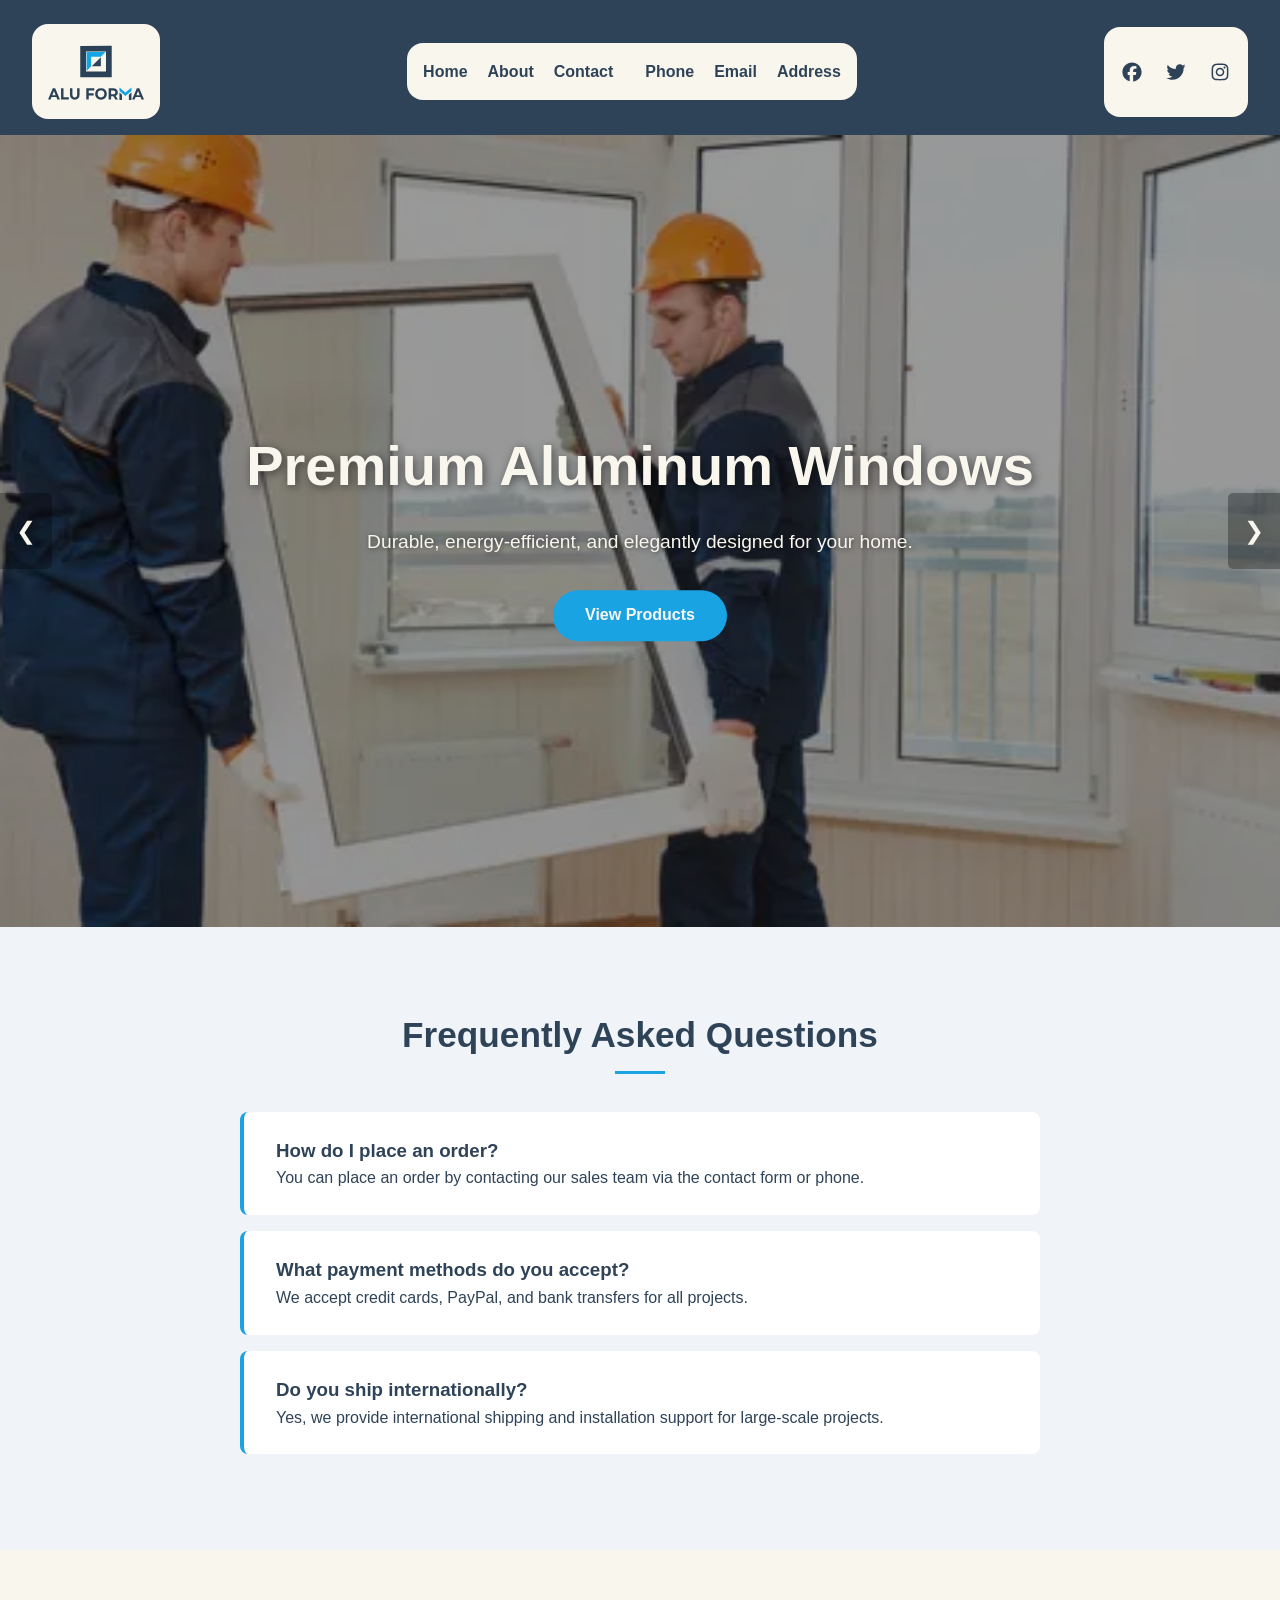
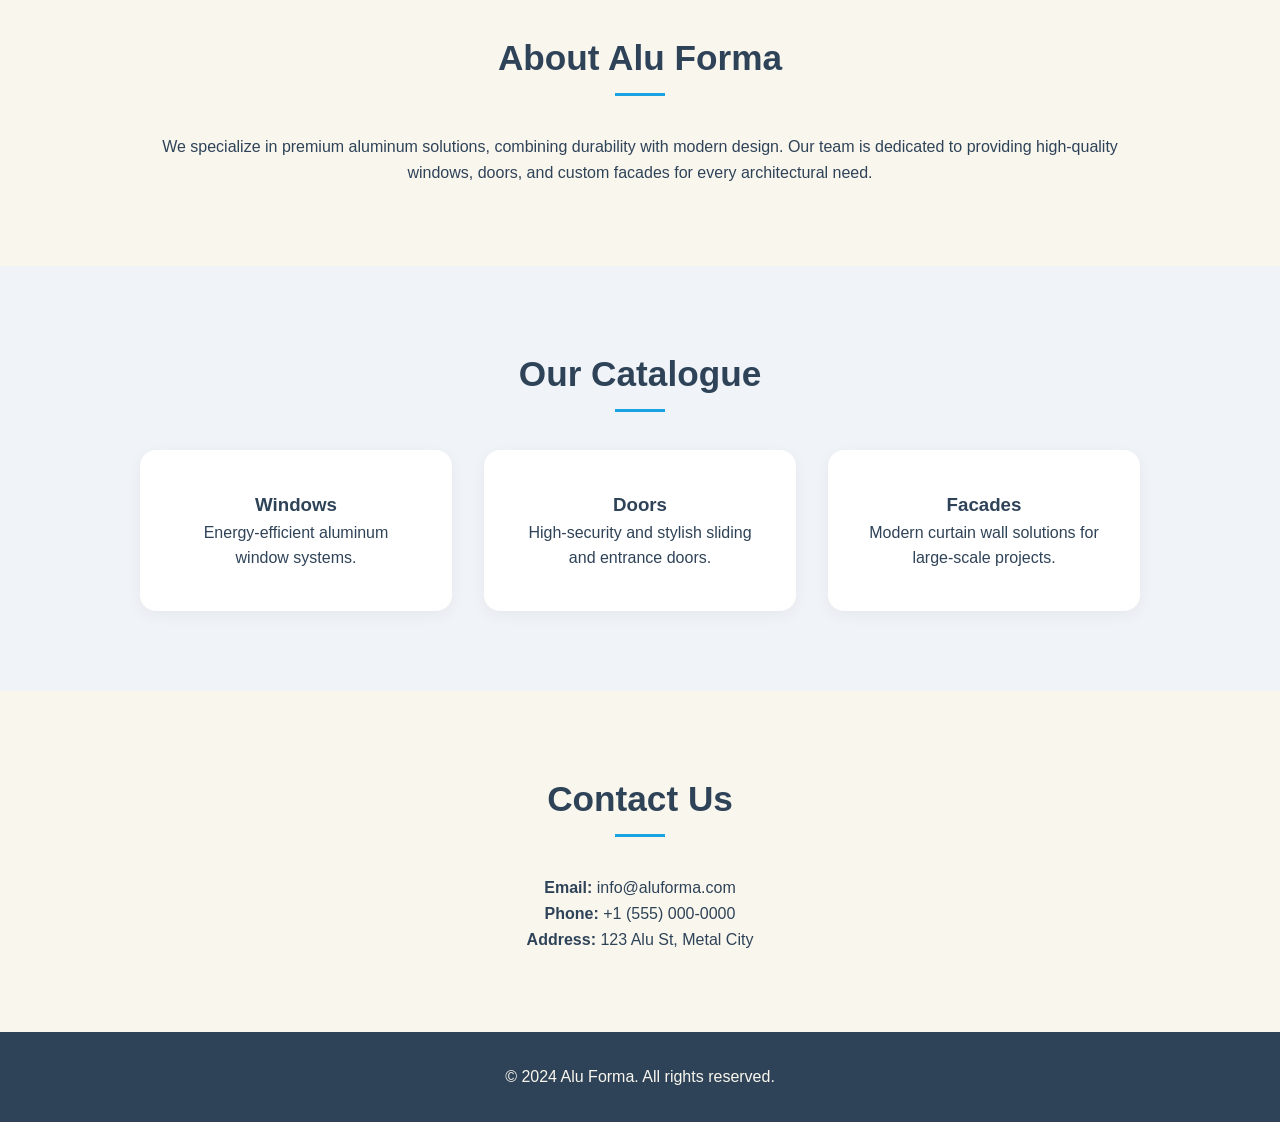
<file: home.html>
<head>
    <meta charset="UTF-8" />
    <meta name="viewport" content="width=device-width, initial-scale=1.0" />
    <title>BareAlu</title>
    <link rel="stylesheet" href="style.css" />
</head>
<body>
    
    <!--the part that i will copy over to all the rest-->
    
    <nav>
        <div class="top">
            <div class="img">
                <img src="assets/svg/file.svg" alt="Logo" />
            </div>
            <div class="center">
                <div class="nav-links">
                    <a href="#">Home</a>
                    <a href="#">About</a>
                    <a href="#">Contact</a>
                </div>
                <div class="contacts">
                    <a href="#">Phone</a>
                    <a href="#">Email</a>
                    <a href="#">Address</a>
                </div>
            </div>
            <div class="socials">
                <a href="#"
                    ><svg
                        xmlns="http://www.w3.org/2000/svg"
                        viewBox="0 0 640 640"
                    >
                        <path
                            d="M576 320C576 178.6 461.4 64 320 64C178.6 64 64 178.6 64 320C64 440 146.7 540.8 258.2 568.5L258.2 398.2L205.4 398.2L205.4 320L258.2 320L258.2 286.3C258.2 199.2 297.6 158.8 383.2 158.8C399.4 158.8 427.4 162 438.9 165.2L438.9 236C432.9 235.4 422.4 235 409.3 235C367.3 235 351.1 250.9 351.1 292.2L351.1 320L434.7 320L420.3 398.2L351 398.2L351 574.1C477.8 558.8 576 450.9 576 320z"
                        /></svg
                ></a>
                <a href="#"
                    ><svg
                        xmlns="http://www.w3.org/2000/svg"
                        viewBox="0 0 640 640"
                    >
                        <path
                            d="M523.4 215.7C523.7 220.2 523.7 224.8 523.7 229.3C523.7 368 418.1 527.9 225.1 527.9C165.6 527.9 110.4 510.7 64 480.8C72.4 481.8 80.6 482.1 89.3 482.1C138.4 482.1 183.5 465.5 219.6 437.3C173.5 436.3 134.8 406.1 121.5 364.5C128 365.5 134.5 366.1 141.3 366.1C150.7 366.1 160.1 364.8 168.9 362.5C120.8 352.8 84.8 310.5 84.8 259.5L84.8 258.2C98.8 266 115 270.9 132.2 271.5C103.9 252.7 85.4 220.5 85.4 184.1C85.4 164.6 90.6 146.7 99.7 131.1C151.4 194.8 229 236.4 316.1 240.9C314.5 233.1 313.5 225 313.5 216.9C313.5 159.1 360.3 112 418.4 112C448.6 112 475.9 124.7 495.1 145.1C518.8 140.6 541.6 131.8 561.7 119.8C553.9 144.2 537.3 164.6 515.6 177.6C536.7 175.3 557.2 169.5 576 161.4C561.7 182.2 543.8 200.7 523.4 215.7z"
                        /></svg
                ></a>
                <a href="#"
                    ><svg
                        xmlns="http://www.w3.org/2000/svg"
                        viewBox="0 0 640 640"
                    >
                        <path
                            d="M320.3 205C256.8 204.8 205.2 256.2 205 319.7C204.8 383.2 256.2 434.8 319.7 435C383.2 435.2 434.8 383.8 435 320.3C435.2 256.8 383.8 205.2 320.3 205zM319.7 245.4C360.9 245.2 394.4 278.5 394.6 319.7C394.8 360.9 361.5 394.4 320.3 394.6C279.1 394.8 245.6 361.5 245.4 320.3C245.2 279.1 278.5 245.6 319.7 245.4zM413.1 200.3C413.1 185.5 425.1 173.5 439.9 173.5C454.7 173.5 466.7 185.5 466.7 200.3C466.7 215.1 454.7 227.1 439.9 227.1C425.1 227.1 413.1 215.1 413.1 200.3zM542.8 227.5C541.1 191.6 532.9 159.8 506.6 133.6C480.4 107.4 448.6 99.2 412.7 97.4C375.7 95.3 264.8 95.3 227.8 97.4C192 99.1 160.2 107.3 133.9 133.5C107.6 159.7 99.5 191.5 97.7 227.4C95.6 264.4 95.6 375.3 97.7 412.3C99.4 448.2 107.6 480 133.9 506.2C160.2 532.4 191.9 540.6 227.8 542.4C264.8 544.5 375.7 544.5 412.7 542.4C448.6 540.7 480.4 532.5 506.6 506.2C532.8 480 541 448.2 542.8 412.3C544.9 375.3 544.9 264.5 542.8 227.5zM495 452C487.2 471.6 472.1 486.7 452.4 494.6C422.9 506.3 352.9 503.6 320.3 503.6C287.7 503.6 217.6 506.2 188.2 494.6C168.6 486.8 153.5 471.7 145.6 452C133.9 422.5 136.6 352.5 136.6 319.9C136.6 287.3 134 217.2 145.6 187.8C153.4 168.2 168.5 153.1 188.2 145.2C217.7 133.5 287.7 136.2 320.3 136.2C352.9 136.2 423 133.6 452.4 145.2C472 153 487.1 168.1 495 187.8C506.7 217.3 504 287.3 504 319.9C504 352.5 506.7 422.6 495 452z"
                        /></svg
                ></a>
            </div>
        </div>

    </nav>
    
    <!--here-->
    
    <div class="hero">
        <div class="carousel">
            <div class="carousel-inner">
                <div class="carousel-item active">
                    <img src="assets/images/img1.webp" alt="img1" />
                    <div class="carousel-caption">
                        <h1>Premium Aluminum Windows</h1>
                        <p>Durable, energy-efficient, and elegantly designed for your home.</p>
                        <a href="#catalogue" class="btn">View Products</a>
                    </div>
                </div>
                <div class="carousel-item">
                    <img src="assets/images/img2.webp" alt="img2" />
                    <div class="carousel-caption">
                        <h1>Modern Sliding Doors</h1>
                        <p>Seamless transitions between indoor and outdoor living spaces.</p>
                        <a href="#contact" class="btn">Get a Quote</a>
                    </div>
                </div>
                <div class="carousel-item">
                    <img src="assets/images/img3.webp" alt="img3" />
                    <div class="carousel-caption">
                        <h1>Custom Architectural Facades</h1>
                        <p>Innovative designs tailored to your unique building vision.</p>
                        <a href="#about" class="btn">Learn More</a>
                    </div>
                </div>
                <div class="carousel-item">
                    <img src="assets/images/img4.webp" alt="img4" />
                    <div class="carousel-caption">
                        <h1>Expert Installation Services</h1>
                        <p>Professional setup by our experienced technical team.</p>
                        <a href="#faq" class="btn">Our Process</a>
                    </div>
                </div>
            </div>
            <button class="carousel-control prev" id="prevBtn">&#10094;</button>
            <button class="carousel-control next" id="nextBtn">&#10095;</button>
        </div>
    </div>

    <section id="faq" class="section bg-light">
        <div class="container">
            <h2>Frequently Asked Questions</h2>
            <div class="faq-list">
                <div class="faq-item">
                    <h3>How do I place an order?</h3>
                    <p>You can place an order by contacting our sales team via the contact form or phone.</p>
                </div>
                <div class="faq-item">
                    <h3>What payment methods do you accept?</h3>
                    <p>We accept credit cards, PayPal, and bank transfers for all projects.</p>
                </div>
                <div class="faq-item">
                    <h3>Do you ship internationally?</h3>
                    <p>Yes, we provide international shipping and installation support for large-scale projects.</p>
                </div>
            </div>
        </div>
    </section>

    <section id="about" class="section">
        <div class="container">
            <h2>About Alu Forma</h2>
            <p>We specialize in premium aluminum solutions, combining durability with modern design. Our team is dedicated to providing high-quality windows, doors, and custom facades for every architectural need.</p>
        </div>
    </section>

    <section id="catalogue" class="section bg-light">
        <div class="container">
            <h2>Our Catalogue</h2>
            <div class="grid">
                <div class="card">
                    <h3>Windows</h3>
                    <p>Energy-efficient aluminum window systems.</p>
                </div>
                <div class="card">
                    <h3>Doors</h3>
                    <p>High-security and stylish sliding and entrance doors.</p>
                </div>
                <div class="card">
                    <h3>Facades</h3>
                    <p>Modern curtain wall solutions for large-scale projects.</p>
                </div>
            </div>
        </div>
    </section>

    <section id="contact" class="section">
        <div class="container">
            <h2>Contact Us</h2>
            <div class="contact-details">
                <p><strong>Email:</strong> info@aluforma.com</p>
                <p><strong>Phone:</strong> +1 (555) 000-0000</p>
                <p><strong>Address:</strong> 123 Alu St, Metal City</p>
            </div>
        </div>
    </section>

    <!--this is footer-->
    
    <footer>
        <p>&copy; 2024 Alu Forma. All rights reserved.</p>
    </footer>
    <script src="main.js"></script>
</body>
</file>
<file: style.css>
* {
    box-sizing: border-box;
    margin: 0;
    padding: 0;
}

:root {
    --white: #F9F6EE;
    --gray: #808080;
    --primary-color: #2F4358;
    --primaty-complement: #2F5758;
    --secondary-color: #1AA3E3;
    
    background-color: var(--white);
    scroll-behavior: smooth;
}

body {
    font-family: 'Segoe UI', Tahoma, Geneva, Verdana, sans-serif;
    line-height: 1.6;
    color: var(--primary-color);
}

nav {
    color: var(--white);
    background-color: var(--primary-color);
    padding: 1rem;
    display: flex;
    width: 100%;
    flex-direction: column;
    justify-content: center;
    align-content: space-between;
    position: sticky;
    top: 0;
    z-index: 1000;
}

.top {
    display: flex;
    justify-content: space-between;
    align-items: center;
    padding-left: 1rem;
    padding-right: 1rem;
    margin-top: 0.5rem;
    border-radius: 10rem;
}

.top img {
    width: 8rem;
    background-color: var(--white);
    border-radius: 1rem;
    padding: 0.5rem;
}

.center {
    background-color: var(--white);
    border-radius: 1rem;
    padding: 1rem;
    font-weight: 600;
    display: flex;
    gap: 2rem;
    align-items: center;
}

.nav-links, .contacts {
    display: flex;
    gap: 20px;
}

nav a {
    color: var(--primary-color);
    text-decoration: none;
    transition: color 0.3s ease-in-out;
}

nav a:hover {
    color: var(--secondary-color);
}

.socials {
    display: flex;
    background-color: var(--white);
    width: 9rem;
    aspect-ratio: 16/10;
    border-radius: 1rem;
    gap: 20px;
    justify-content: center;
    align-items: center;
}

.socials svg {
    width: 24px;
    height: 24px;
    fill: var(--primary-color);
    transition: fill 0.3s ease-in-out;
}

.socials a:hover svg {
    fill: var(--secondary-color);
}

/* Mobile Menu Button */
.mobile-menu-btn {
    display: none;
    flex-direction: column;
    gap: 5px;
    cursor: pointer;
}

.mobile-menu-btn span {
    width: 25px;
    height: 3px;
    background-color: var(--white);
    border-radius: 2px;
    transition: 0.3s;
}

/* Hero Section */
.hero {
    position: relative;
    height: 88vh;
    overflow: hidden;
}

.carousel, .carousel-inner {
    width: 100%;
    height: 100%;
}

.carousel-item {
    position: absolute;
    top: 0;
    left: 0;
    width: 100%;
    height: 100%;
    opacity: 0;
    transition: opacity 0.8s ease-in-out;
}

.carousel-item.active {
    opacity: 1;
}

.carousel-item img {
    width: 100%;
    height: 100%;
    object-fit: cover;
    filter: brightness(0.6);
}

.carousel-caption {
    position: absolute;
    top: 50%;
    left: 50%;
    transform: translate(-50%, -50%);
    color: var(--white);
    text-align: center;
    z-index: 10;
    width: 90%;
    max-width: 800px;
}

.carousel-caption h1 {
    font-size: clamp(2rem, 5vw, 3.5rem);
    margin-bottom: 1rem;
    text-shadow: 2px 2px 10px rgba(0, 0, 0, 0.5);
}

.carousel-caption p {
    font-size: clamp(1rem, 2vw, 1.2rem);
    margin-bottom: 2rem;
    text-shadow: 1px 1px 5px rgba(0, 0, 0, 0.5);
}

.btn {
    display: inline-block;
    padding: 0.8rem 2rem;
    background-color: var(--secondary-color);
    color: var(--white);
    text-decoration: none;
    border-radius: 50px;
    font-weight: 600;
    transition: all 0.3s ease;
}

.btn:hover {
    background-color: var(--white);
    color: var(--primary-color);
    transform: translateY(-2px);
}

.carousel-control {
    position: absolute;
    top: 50%;
    transform: translateY(-50%);
    background: rgba(0,0,0,0.3);
    color: var(--white);
    border: none;
    padding: 1.5rem 1rem;
    cursor: pointer;
    z-index: 10;
    font-size: 1.5rem;
}

.carousel-control:hover {
    background: var(--secondary-color);
}

.prev { left: 0; border-radius: 0 5px 5px 0; }
.next { right: 0; border-radius: 5px 0 0 5px; }

/* Sections */
.section {
    padding: 5rem 1.5rem;
    text-align: center;
}

.bg-light { background-color: #f0f4f8; }

.container {
    max-width: 1000px;
    margin: 0 auto;
}

.section h2 {
    font-size: 2.2rem;
    margin-bottom: 3rem;
    position: relative;
}

.section h2::after {
    content: '';
    position: absolute;
    bottom: -10px;
    left: 50%;
    transform: translateX(-50%);
    width: 50px;
    height: 3px;
    background: var(--secondary-color);
}

.grid {
    display: grid;
    grid-template-columns: repeat(auto-fit, minmax(280px, 1fr));
    gap: 2rem;
}

.card {
    background: white;
    padding: 2.5rem;
    border-radius: 1rem;
    box-shadow: 0 4px 15px rgba(0,0,0,0.05);
    transition: 0.3s;
}

.card:hover { transform: translateY(-10px); }

/* FAQ */
.faq-list {
    max-width: 800px;
    margin: 0 auto;
    text-align: left;
}

.faq-item {
    background: white;
    padding: 1.5rem 2rem;
    border-radius: 0.5rem;
    margin-bottom: 1rem;
    border-left: 4px solid var(--secondary-color);
}

/* Footer */
footer {
    background: var(--primary-color);
    color: var(--white);
    padding: 2rem;
    text-align: center;
}

/* Responsive */
@media (max-width: 992px) {
    .center {
        position: fixed;
        top: 0;
        left: -100%;
        width: 80%;
        height: 100vh;
        background: var(--primary-color);
        flex-direction: column;
        padding: 4rem 2rem;
        transition: 0.4s;
        border-radius: 0;
        gap: 2rem;
        z-index: 2000;
        justify-content: flex-start;
        align-items: flex-start;
    }

    .center.active {
        left: 0;
    }

    .nav-links, .contacts {
        flex-direction: column;
        align-items: flex-start;
        gap: 1.5rem;
    }

    .nav-links a, .contacts a {
        color: var(--white) !important;
        font-size: 1.5rem;
    }

    .mobile-menu-btn {
        display: flex;
        z-index: 2100;
    }

    .socials {
        display: none;
    }

    .top img {
        width: 6rem;
    }
}

/* --- CATALOG RE-DESIGN --- */
.catalog-tabs {
    display: flex;
    justify-content: center;
    gap: 0;
    margin-bottom: 3rem;
    overflow-x: auto;
    -ms-overflow-style: none;
    scrollbar-width: none;
}

.catalog-tabs::-webkit-scrollbar {
    display: none;
}

.tab-item {
    padding: 1rem 2rem;
    border: 1px solid #eee;
    background: #fff;
    cursor: pointer;
    text-align: center;
    transition: all 0.3s ease;
    min-width: 140px;
    display: flex;
    flex-direction: column;
    align-items: center;
    gap: 8px;
    color: #666;
    flex-shrink: 0;
}

@media (max-width: 600px) {
    .tab-item {
        min-width: 100px;
        padding: 0.8rem 1rem;
    }
    
    .tab-icon svg {
        width: 24px;
        height: 24px;
    }
    
    .tab-item span {
        font-size: 0.8rem;
    }

    .catalog-carousel-wrapper {
        padding: 0 10px;
    }

    .carousel-nav {
        display: none; /* Hide arrows on mobile, use touch scroll */
    }

    .product-card {
        min-width: 280px;
        max-width: 280px;
    }
}

.tab-item.active {
    box-shadow: 0 10px 30px rgba(0,0,0,0.05);
    border-bottom: 2px solid #333;
    color: #333;
}

.tab-icon svg {
    width: 32px;
    height: 32px;
}

.tab-item span {
    font-size: 0.9rem;
    font-weight: 600;
}

.catalog-carousel-wrapper {
    position: relative;
    display: flex;
    align-items: center;
    gap: 1rem;
    padding: 0 40px;
}

.catalog-carousel {
    display: flex;
    gap: 2rem;
    overflow-x: auto;
    scroll-behavior: smooth;
    padding: 1rem 0;
    -ms-overflow-style: none;
    scrollbar-width: none;
}

.catalog-carousel::-webkit-scrollbar {
    display: none;
}

.product-card {
    min-width: 320px;
    max-width: 320px;
    background: #f8f9fa;
    border: 1px solid #eee;
    transition: transform 0.3s ease;
}

.product-img {
    position: relative;
    height: 300px;
    background: #fff;
    padding: 1rem;
}

.product-img img {
    width: 100%;
    height: 100%;
    object-fit: contain;
}

.badge {
    position: absolute;
    top: 15px;
    right: 15px;
    background: #ffc107;
    color: #fff;
    font-size: 0.7rem;
    font-weight: 700;
    padding: 4px 12px;
    border-radius: 4px;
    letter-spacing: 0.5px;
}

.product-info {
    padding: 1.5rem;
    background: #f8f9fa;
}

.product-title {
    display: flex;
    justify-content: space-between;
    align-items: center;
    margin-bottom: 0.5rem;
}

.product-title h3 {
    margin: 0;
    font-size: 1.1rem;
    text-transform: uppercase;
}

.product-info p {
    color: #777;
    font-size: 0.9rem;
    margin: 0;
}

.carousel-nav {
    position: absolute;
    background: none;
    border: none;
    font-size: 3rem;
    color: #333;
    cursor: pointer;
    z-index: 10;
    top: 50%;
    transform: translateY(-50%);
}

.carousel-nav.prev { left: 0; }
.carousel-nav.next { right: 0; }

.carousel-dots {
    display: flex;
    justify-content: center;
    gap: 8px;
    margin-top: 2rem;
}

.dot {
    width: 8px;
    height: 8px;
    border-radius: 50%;
    background: #ddd;
    cursor: pointer;
}

.dot.active {
    background: #333;
}

/* --- MODAL STYLES --- */
.modal {
    display: none;
    position: fixed;
    z-index: 2000;
    left: 0;
    top: 0;
    width: 100%;
    height: 100%;
    background-color: rgba(0,0,0,0.6);
    backdrop-filter: blur(5px);
}

.modal-content {
    background-color: #fefefe;
    margin: 5% auto;
    padding: 2.5rem;
    border-radius: 15px;
    width: 90%;
    max-width: 500px;
    position: relative;
    box-shadow: 0 20px 50px rgba(0,0,0,0.2);
}

.close-modal {
    position: absolute;
    right: 20px;
    top: 15px;
    font-size: 28px;
    font-weight: bold;
    cursor: pointer;
    color: #aaa;
}

.close-modal:hover {
    color: #333;
}

/* --- CALCULATOR FORM --- */
.form-group {
    margin-bottom: 1.2rem;
}

.form-row {
    display: flex;
    gap: 1rem;
}

.form-row .form-group {
    flex: 1;
}

label {
    display: block;
    margin-bottom: 0.5rem;
    font-weight: 600;
    font-size: 0.9rem;
}

input, select {
    width: 100%;
    padding: 0.8rem;
    border: 1px solid #ddd;
    border-radius: 8px;
    font-family: inherit;
}

.calc-result {
    background: #f0f7ff;
    padding: 1.2rem;
    border-radius: 8px;
    margin: 1.5rem 0;
    text-align: center;
    border: 1px solid #cce3ff;
}

.calc-result p {
    margin: 0;
    font-weight: bold;
    color: #0056b3;
}

#priceDisplay {
    font-size: 1.5rem;
}

.btn-full {
    width: 100%;
}

.calc-float-btn {
    position: fixed;
    bottom: 30px;
    left: 30px;
    z-index: 1500;
    background: #0056b3;
    color: #fff;
    border: none;
    padding: 12px 20px;
    border-radius: 50px;
    display: flex;
    align-items: center;
    gap: 10px;
    cursor: pointer;
    box-shadow: 0 5px 20px rgba(0,86,179,0.4);
    transition: all 0.3s ease;
    font-family: inherit;
    font-weight: 600;
}

.calc-float-btn:hover {
    transform: scale(1.05);
    background: #004494;
    box-shadow: 0 8px 25px rgba(0,86,179,0.5);
}

.calc-float-btn svg {
    width: 20px;
    height: 20px;
}

.btn-sm {
    padding: 0.5rem 1rem;
    font-size: 0.85rem;
}

.text-center { text-align: center; }
</file>
